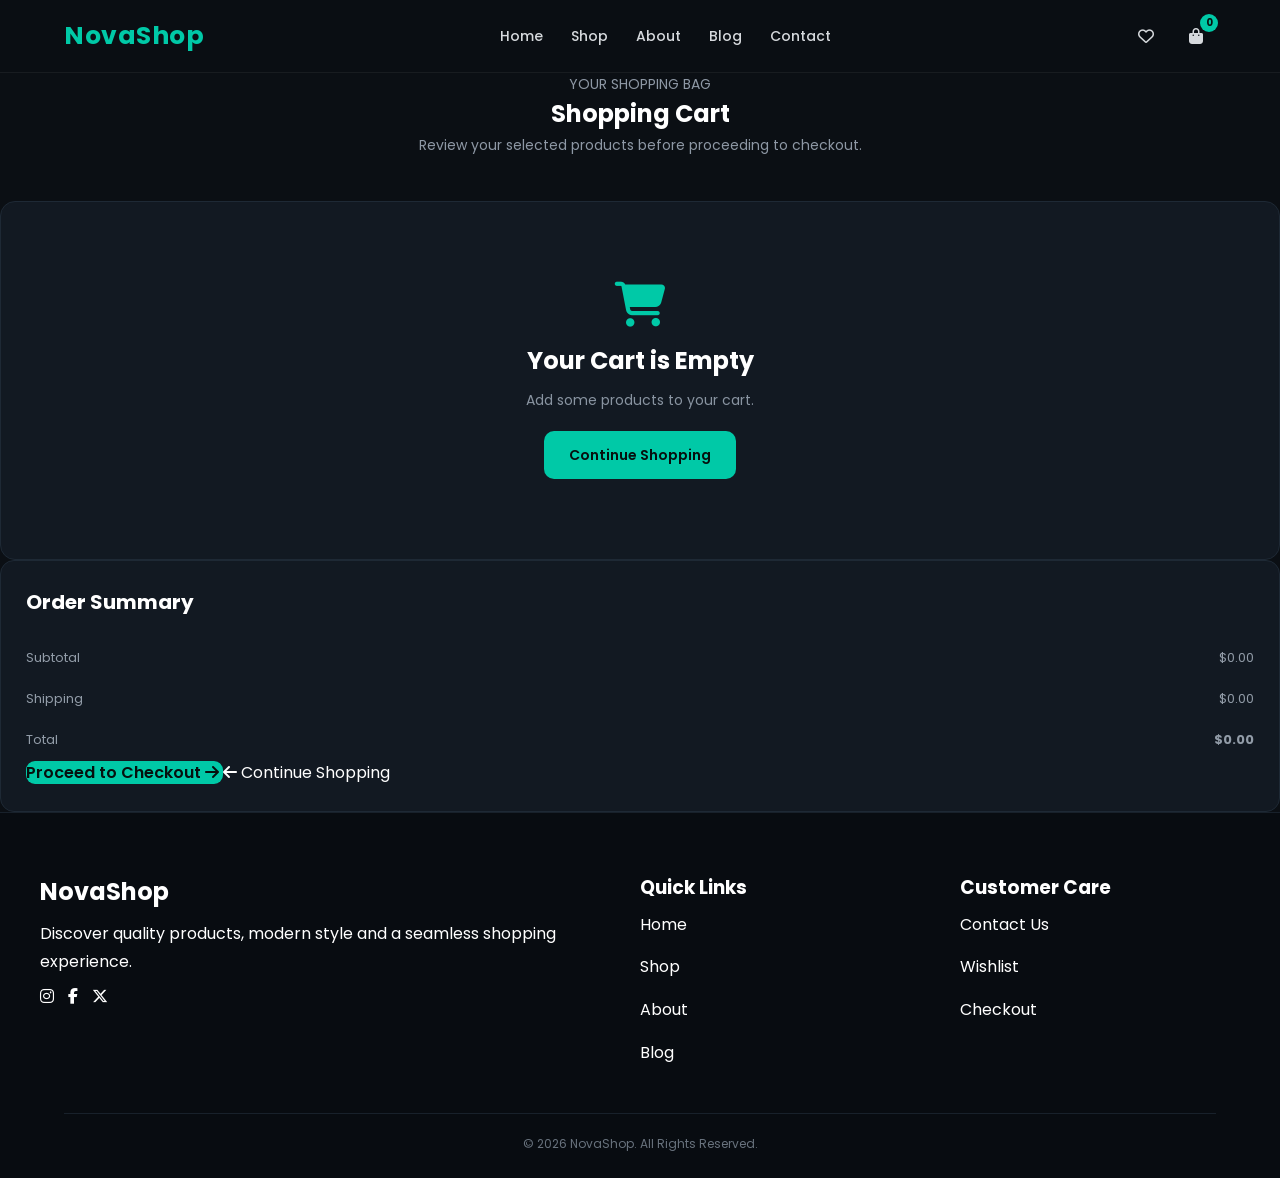
<file: cart.html>
<!DOCTYPE html>
<html lang="en">
<head>
    <meta charset="UTF-8">
    <meta name="viewport" content="width=device-width, initial-scale=1.0">

    <title>Shopping Cart - NovaShop</title>

    <link rel="stylesheet" href="css/style.css">

    <link rel="preconnect" href="https://fonts.googleapis.com">
    <link rel="preconnect" href="https://fonts.gstatic.com" crossorigin>

    <link
        href="https://fonts.googleapis.com/css2?family=Poppins:wght@300;400;500;600;700&display=swap"
        rel="stylesheet"
    >

    <link
        rel="stylesheet"
        href="https://cdnjs.cloudflare.com/ajax/libs/font-awesome/6.5.2/css/all.min.css"
    >
</head>

<body>

    <!-- Header -->
    <header id="header">
        <div class="nav">

            <a href="index.html" class="logo">NovaShop</a>

            <nav>
                <a href="index.html">Home</a>
                <a href="shop.html">Shop</a>
                <a href="about.html">About</a>
                <a href="blog.html">Blog</a>
                <a href="contact.html">Contact</a>
            </nav>

            <div class="nav-actions">

                <a
                    href="wishlist.html"
                    class="nav-icon"
                    title="Wishlist"
                >
                    <i class="fa-regular fa-heart"></i>
                </a>

                <a
                    href="cart.html"
                    class="cart-link"
                    title="Shopping Cart"
                >
                    <i class="fa-solid fa-bag-shopping"></i>
                    <span id="cart-count">0</span>
                </a>

                <button
                    class="menu-toggle"
                    id="menu-toggle"
                    type="button"
                    aria-label="Open Menu"
                    aria-expanded="false"
                >
                    <i class="fa-solid fa-bars"></i>
                </button>

            </div>

        </div>
    </header>


    <!-- Cart -->
    <main>

        <section class="cart-page">

            <div class="section-heading">

                <p class="section-subtitle">YOUR SHOPPING BAG</p>

                <h1>Shopping Cart</h1>

                <p>
                    Review your selected products before proceeding
                    to checkout.
                </p>

            </div>


            <div class="cart-layout">

                <!-- Cart Products -->
                <div class="cart-products">

                    <div id="cart-container">
                        <!-- Cart items will be loaded by JavaScript -->
                    </div>

                </div>


                <!-- Cart Summary -->
                <aside class="cart-summary">

                    <h2>Order Summary</h2>

                    <div class="summary-row">

                        <span>Subtotal</span>

                        <span id="cart-subtotal">
                            $0.00
                        </span>

                    </div>


                    <div class="summary-row">

                        <span>Shipping</span>

                        <span id="cart-shipping">
                            $0.00
                        </span>

                    </div>


                    <div class="summary-divider"></div>


                    <div class="summary-row total-row">

                        <span>Total</span>

                        <strong id="cart-total">
                            $0.00
                        </strong>

                    </div>


                    <a
                        href="checkout.html"
                        class="checkout-btn"
                    >
                        Proceed to Checkout
                        <i class="fa-solid fa-arrow-right"></i>
                    </a>


                    <a
                        href="shop.html"
                        class="continue-shopping"
                    >
                        <i class="fa-solid fa-arrow-left"></i>
                        Continue Shopping
                    </a>

                </aside>

            </div>

        </section>

    </main>


    <!-- Footer -->
    <footer>

        <div class="footer-container">

            <div class="footer-box">

                <h2>NovaShop</h2>

                <p>
                    Discover quality products, modern style
                    and a seamless shopping experience.
                </p>

                <div class="social-icons">

                    <a href="#" aria-label="Instagram">
                        <i class="fa-brands fa-instagram"></i>
                    </a>

                    <a href="#" aria-label="Facebook">
                        <i class="fa-brands fa-facebook-f"></i>
                    </a>

                    <a href="#" aria-label="Twitter">
                        <i class="fa-brands fa-x-twitter"></i>
                    </a>

                </div>

            </div>


            <div class="footer-box">

                <h3>Quick Links</h3>

                <a href="index.html">Home</a>
                <a href="shop.html">Shop</a>
                <a href="about.html">About</a>
                <a href="blog.html">Blog</a>

            </div>


            <div class="footer-box">

                <h3>Customer Care</h3>

                <a href="contact.html">Contact Us</a>
                <a href="wishlist.html">Wishlist</a>
                <a href="checkout.html">Checkout</a>

            </div>

        </div>


        <div class="footer-bottom">

            <p>
                © 2026 NovaShop. All Rights Reserved.
            </p>

        </div>

    </footer>


    <script src="js/script.js"></script>

</body>
</html>
</file>
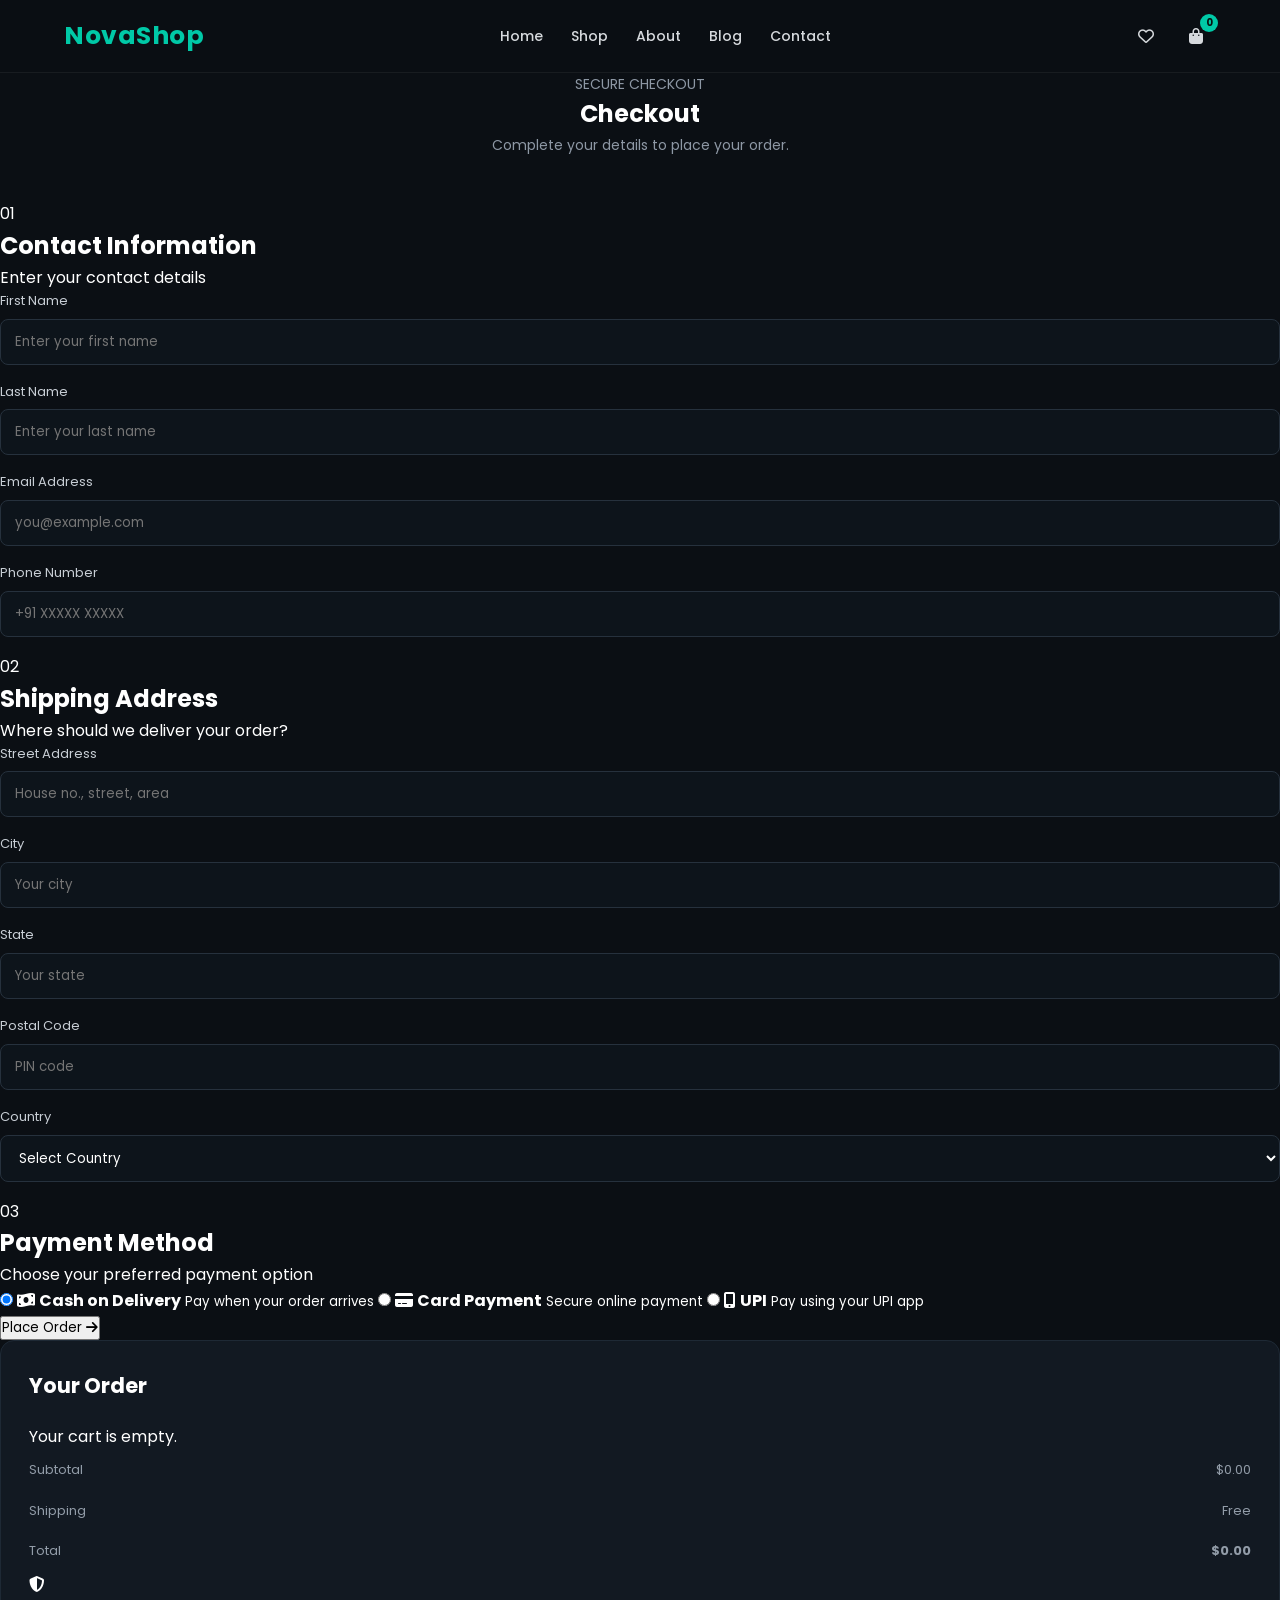
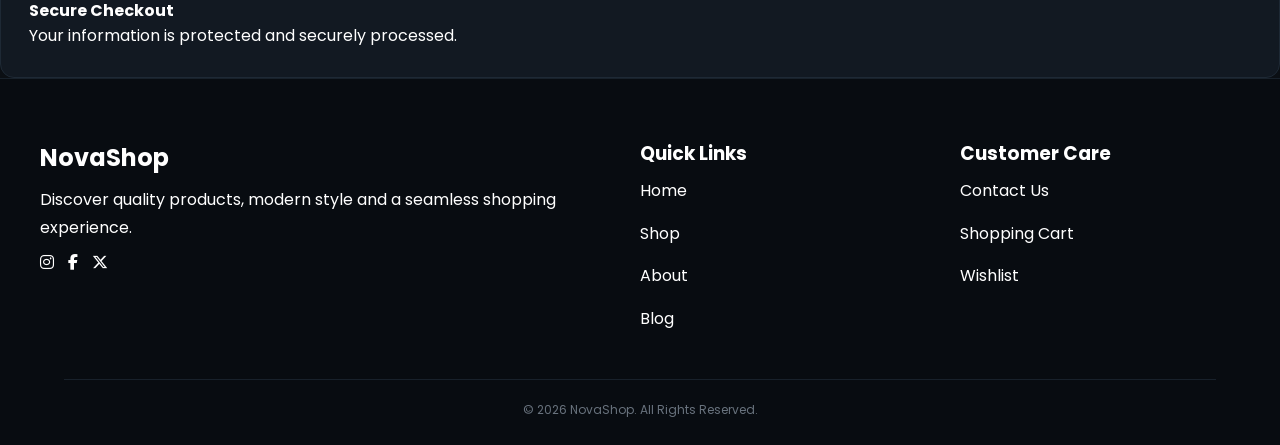
<file: checkout.html>
<!DOCTYPE html>
<html lang="en">
<head>
    <meta charset="UTF-8">
    <meta name="viewport" content="width=device-width, initial-scale=1.0">

    <title>Checkout - NovaShop</title>

    <link rel="stylesheet" href="css/style.css">

    <link rel="preconnect" href="https://fonts.googleapis.com">
    <link rel="preconnect" href="https://fonts.gstatic.com" crossorigin>

    <link
        href="https://fonts.googleapis.com/css2?family=Poppins:wght@300;400;500;600;700&display=swap"
        rel="stylesheet"
    >

    <link
        rel="stylesheet"
        href="https://cdnjs.cloudflare.com/ajax/libs/font-awesome/6.5.2/css/all.min.css"
    >
</head>

<body>

    <!-- Header -->
    <header id="header">
        <div class="nav">

            <a href="index.html" class="logo">NovaShop</a>

            <nav>
                <a href="index.html">Home</a>
                <a href="shop.html">Shop</a>
                <a href="about.html">About</a>
                <a href="blog.html">Blog</a>
                <a href="contact.html">Contact</a>
            </nav>

            <div class="nav-actions">

                <a
                    href="wishlist.html"
                    class="nav-icon"
                    title="Wishlist"
                >
                    <i class="fa-regular fa-heart"></i>
                </a>

                <a
                    href="cart.html"
                    class="cart-link"
                    title="Shopping Cart"
                >
                    <i class="fa-solid fa-bag-shopping"></i>
                    <span id="cart-count">0</span>
                </a>

                <button
                    class="menu-toggle"
                    id="menu-toggle"
                    type="button"
                    aria-label="Open Menu"
                    aria-expanded="false"
                >
                    <i class="fa-solid fa-bars"></i>
                </button>

            </div>

        </div>
    </header>


    <!-- Checkout -->
    <main>

        <section class="checkout-page">

            <div class="section-heading">

                <p class="section-subtitle">SECURE CHECKOUT</p>

                <h1>Checkout</h1>

                <p>
                    Complete your details to place your order.
                </p>

            </div>


            <div class="checkout-layout">

                <!-- Customer Information -->
                <div class="checkout-form-container">

                    <div class="checkout-card">

                        <div class="checkout-card-title">

                            <span class="checkout-number">01</span>

                            <div>
                                <h2>Contact Information</h2>
                                <p>
                                    Enter your contact details
                                </p>
                            </div>

                        </div>


                        <form id="checkout-form">

                            <div class="form-row">

                                <div class="form-group">

                                    <label for="first-name">
                                        First Name
                                    </label>

                                    <input
                                        type="text"
                                        id="first-name"
                                        name="firstName"
                                        placeholder="Enter your first name"
                                        required
                                    >

                                </div>


                                <div class="form-group">

                                    <label for="last-name">
                                        Last Name
                                    </label>

                                    <input
                                        type="text"
                                        id="last-name"
                                        name="lastName"
                                        placeholder="Enter your last name"
                                        required
                                    >

                                </div>

                            </div>


                            <div class="form-group">

                                <label for="email">
                                    Email Address
                                </label>

                                <input
                                    type="email"
                                    id="email"
                                    name="email"
                                    placeholder="you@example.com"
                                    required
                                >

                            </div>


                            <div class="form-group">

                                <label for="phone">
                                    Phone Number
                                </label>

                                <input
                                    type="tel"
                                    id="phone"
                                    name="phone"
                                    placeholder="+91 XXXXX XXXXX"
                                    required
                                >

                            </div>


                            <div class="checkout-card-title address-title">

                                <span class="checkout-number">02</span>

                                <div>
                                    <h2>Shipping Address</h2>
                                    <p>
                                        Where should we deliver your order?
                                    </p>
                                </div>

                            </div>


                            <div class="form-group">

                                <label for="address">
                                    Street Address
                                </label>

                                <input
                                    type="text"
                                    id="address"
                                    name="address"
                                    placeholder="House no., street, area"
                                    required
                                >

                            </div>


                            <div class="form-row">

                                <div class="form-group">

                                    <label for="city">
                                        City
                                    </label>

                                    <input
                                        type="text"
                                        id="city"
                                        name="city"
                                        placeholder="Your city"
                                        required
                                    >

                                </div>


                                <div class="form-group">

                                    <label for="state">
                                        State
                                    </label>

                                    <input
                                        type="text"
                                        id="state"
                                        name="state"
                                        placeholder="Your state"
                                        required
                                    >

                                </div>

                            </div>


                            <div class="form-row">

                                <div class="form-group">

                                    <label for="postal-code">
                                        Postal Code
                                    </label>

                                    <input
                                        type="text"
                                        id="postal-code"
                                        name="postalCode"
                                        placeholder="PIN code"
                                        required
                                    >

                                </div>


                                <div class="form-group">

                                    <label for="country">
                                        Country
                                    </label>

                                    <select
                                        id="country"
                                        name="country"
                                        required
                                    >
                                        <option value="">
                                            Select Country
                                        </option>

                                        <option value="India">
                                            India
                                        </option>

                                        <option value="USA">
                                            United States
                                        </option>

                                        <option value="UK">
                                            United Kingdom
                                        </option>

                                        <option value="Canada">
                                            Canada
                                        </option>

                                    </select>

                                </div>

                            </div>


                            <div class="checkout-card-title address-title">

                                <span class="checkout-number">03</span>

                                <div>
                                    <h2>Payment Method</h2>
                                    <p>
                                        Choose your preferred payment option
                                    </p>
                                </div>

                            </div>


                            <div class="payment-options">

                                <label class="payment-option">

                                    <input
                                        type="radio"
                                        name="payment"
                                        value="cod"
                                        checked
                                    >

                                    <span class="payment-icon">
                                        <i class="fa-solid fa-money-bill-wave"></i>
                                    </span>

                                    <span class="payment-content">
                                        <strong>Cash on Delivery</strong>
                                        <small>
                                            Pay when your order arrives
                                        </small>
                                    </span>

                                </label>


                                <label class="payment-option">

                                    <input
                                        type="radio"
                                        name="payment"
                                        value="card"
                                    >

                                    <span class="payment-icon">
                                        <i class="fa-solid fa-credit-card"></i>
                                    </span>

                                    <span class="payment-content">
                                        <strong>Card Payment</strong>
                                        <small>
                                            Secure online payment
                                        </small>
                                    </span>

                                </label>


                                <label class="payment-option">

                                    <input
                                        type="radio"
                                        name="payment"
                                        value="upi"
                                    >

                                    <span class="payment-icon">
                                        <i class="fa-solid fa-mobile-screen-button"></i>
                                    </span>

                                    <span class="payment-content">
                                        <strong>UPI</strong>
                                        <small>
                                            Pay using your UPI app
                                        </small>
                                    </span>

                                </label>

                            </div>


                            <button
                                type="submit"
                                class="place-order-btn"
                            >
                                Place Order
                                <i class="fa-solid fa-arrow-right"></i>
                            </button>

                        </form>

                    </div>

                </div>


                <!-- Order Summary -->
                <aside class="checkout-summary">

                    <div class="checkout-summary-card">

                        <h2>Your Order</h2>


                        <div
                            id="checkout-items"
                            class="checkout-items"
                        >
                            <!-- Items loaded by JavaScript -->
                        </div>


                        <div class="summary-divider"></div>


                        <div class="summary-row">

                            <span>Subtotal</span>

                            <span id="checkout-subtotal">
                                $0.00
                            </span>

                        </div>


                        <div class="summary-row">

                            <span>Shipping</span>

                            <span>
                                Free
                            </span>

                        </div>


                        <div class="summary-divider"></div>


                        <div class="summary-row total-row">

                            <span>Total</span>

                            <strong id="checkout-total">
                                $0.00
                            </strong>

                        </div>


                        <div class="secure-checkout">

                            <i class="fa-solid fa-shield-halved"></i>

                            <div>

                                <strong>Secure Checkout</strong>

                                <p>
                                    Your information is protected
                                    and securely processed.
                                </p>

                            </div>

                        </div>

                    </div>

                </aside>

            </div>

        </section>

    </main>


    <!-- Footer -->
    <footer>

        <div class="footer-container">

            <div class="footer-box">

                <h2>NovaShop</h2>

                <p>
                    Discover quality products, modern style
                    and a seamless shopping experience.
                </p>

                <div class="social-icons">

                    <a href="#" aria-label="Instagram">
                        <i class="fa-brands fa-instagram"></i>
                    </a>

                    <a href="#" aria-label="Facebook">
                        <i class="fa-brands fa-facebook-f"></i>
                    </a>

                    <a href="#" aria-label="Twitter">
                        <i class="fa-brands fa-x-twitter"></i>
                    </a>

                </div>

            </div>


            <div class="footer-box">

                <h3>Quick Links</h3>

                <a href="index.html">Home</a>
                <a href="shop.html">Shop</a>
                <a href="about.html">About</a>
                <a href="blog.html">Blog</a>

            </div>


            <div class="footer-box">

                <h3>Customer Care</h3>

                <a href="contact.html">Contact Us</a>
                <a href="cart.html">Shopping Cart</a>
                <a href="wishlist.html">Wishlist</a>

            </div>

        </div>


        <div class="footer-bottom">

            <p>
                © 2026 NovaShop. All Rights Reserved.
            </p>

        </div>

    </footer>


    <script src="js/script.js"></script>

</body>
</html>
</file>
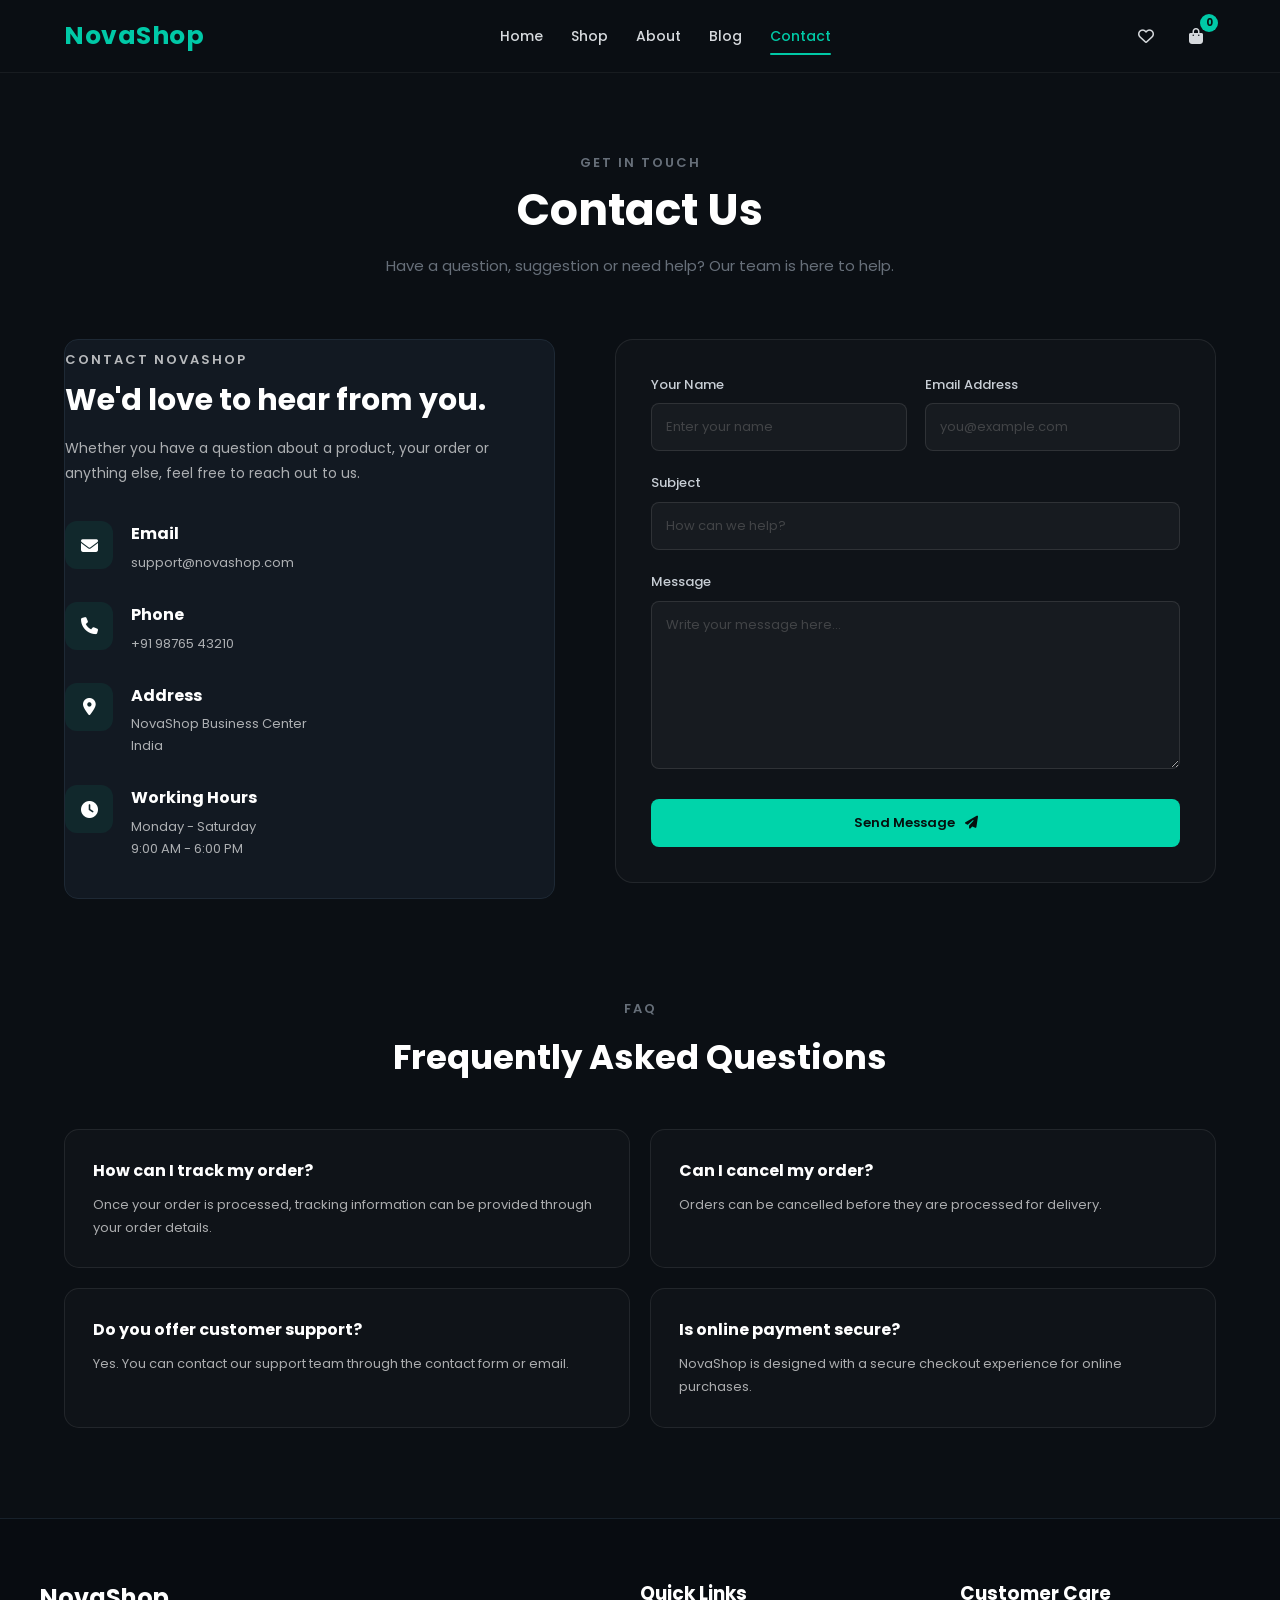
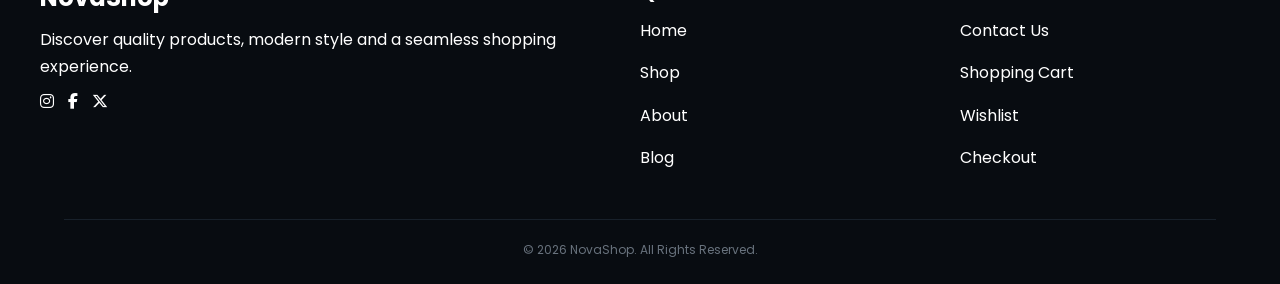
<file: contact.html>
<!DOCTYPE html>
<html lang="en">

<head>
    <meta charset="UTF-8">
    <meta name="viewport" content="width=device-width, initial-scale=1.0">

    <title>Contact Us - NovaShop</title>

    <link rel="stylesheet" href="css/style.css">

    <link rel="preconnect" href="https://fonts.googleapis.com">
    <link rel="preconnect" href="https://fonts.gstatic.com" crossorigin>

    <link
        href="https://fonts.googleapis.com/css2?family=Poppins:wght@300;400;500;600;700&display=swap"
        rel="stylesheet"
    >

    <link
        rel="stylesheet"
        href="https://cdnjs.cloudflare.com/ajax/libs/font-awesome/6.5.2/css/all.min.css"
    >

    <style>
        /* ========================================
           CONTACT PAGE
        ======================================== */

        .contact-page {
            width: 100%;
            max-width: 1200px;
            margin: 0 auto;
            padding: 80px 24px;
            box-sizing: border-box;
        }

        .contact-page > .section-heading {
            text-align: center;
            max-width: 750px;
            margin: 0 auto 60px;
        }

        .contact-page .section-subtitle,
        .faq-section .section-subtitle {
            font-size: 13px;
            font-weight: 600;
            letter-spacing: 2px;
            text-transform: uppercase;
            margin-bottom: 10px;
            opacity: 0.7;
        }

        .contact-page .section-heading h1 {
            font-size: 44px;
            line-height: 1.2;
            margin: 0 0 15px;
        }

        .contact-page .section-heading > p:last-child {
            font-size: 15px;
            line-height: 1.8;
            opacity: 0.7;
            margin: 0;
        }


        /* ========================================
           CONTACT LAYOUT
        ======================================== */

        .contact-layout {
            display: grid;
            grid-template-columns: 0.9fr 1.1fr;
            gap: 60px;
            align-items: start;
        }


        /* ========================================
           CONTACT INFORMATION
        ======================================== */

        .contact-info {
            padding: 10px 0;
        }

        .contact-info-header {
            margin-bottom: 35px;
        }

        .contact-info-header .section-subtitle {
            margin-bottom: 10px;
        }

        .contact-info-header h2 {
            font-size: 30px;
            line-height: 1.35;
            margin: 0 0 15px;
        }

        .contact-info-header > p:last-child {
            font-size: 14px;
            line-height: 1.8;
            opacity: 0.65;
            margin: 0;
        }

        .contact-info-item {
            display: flex;
            align-items: flex-start;
            gap: 18px;
            margin-bottom: 28px;
        }

        .contact-icon {
            flex-shrink: 0;
            width: 48px;
            height: 48px;
            display: flex;
            align-items: center;
            justify-content: center;
            border-radius: 12px;
            background: rgba(0, 212, 170, 0.08);
            font-size: 17px;
        }

        .contact-info-item h3 {
            margin: 0 0 5px;
            font-size: 16px;
        }

        .contact-info-item p {
            margin: 0;
            font-size: 13px;
            line-height: 1.7;
            opacity: 0.65;
        }


        /* ========================================
           CONTACT FORM
        ======================================== */

        .contact-form-container {
            padding: 35px;
            border: 1px solid rgba(255, 255, 255, 0.08);
            border-radius: 18px;
            background: rgba(255, 255, 255, 0.02);
        }

        #contact-form {
            width: 100%;
        }

        .form-row {
            display: grid;
            grid-template-columns: 1fr 1fr;
            gap: 18px;
        }

        .form-group {
            margin-bottom: 22px;
        }

        .form-group label {
            display: block;
            margin-bottom: 8px;
            font-size: 13px;
            font-weight: 500;
        }

        .form-group input,
        .form-group textarea {
            width: 100%;
            box-sizing: border-box;
            border: 1px solid rgba(255, 255, 255, 0.1);
            border-radius: 8px;
            outline: none;
            padding: 13px 14px;
            background: rgba(255, 255, 255, 0.035);
            color: inherit;
            font-family: inherit;
            font-size: 13px;
            transition: border-color 0.25s ease;
        }

        .form-group input {
            height: 48px;
        }

        .form-group textarea {
            resize: vertical;
            min-height: 150px;
        }

        .form-group input:focus,
        .form-group textarea:focus {
            border-color: rgba(0, 212, 170, 0.6);
        }

        .form-group input::placeholder,
        .form-group textarea::placeholder {
            opacity: 0.45;
        }

        .contact-submit-btn {
            display: inline-flex;
            align-items: center;
            justify-content: center;
            gap: 10px;
            width: 100%;
            min-height: 48px;
            border: none;
            border-radius: 8px;
            cursor: pointer;
            font-family: inherit;
            font-size: 13px;
            font-weight: 600;
            background: #00d4aa;
            color: #06100e;
            transition: transform 0.25s ease, opacity 0.25s ease;
        }

        .contact-submit-btn:hover {
            transform: translateY(-2px);
            opacity: 0.9;
        }


        /* ========================================
           FAQ
        ======================================== */

        .faq-section {
            width: 100%;
            max-width: 1200px;
            margin: 0 auto;
            padding: 20px 24px 90px;
            box-sizing: border-box;
        }

        .faq-section > .section-heading {
            text-align: center;
            margin-bottom: 45px;
        }

        .faq-section h2 {
            font-size: 34px;
            margin: 0;
        }

        .faq-grid {
            display: grid;
            grid-template-columns: repeat(2, 1fr);
            gap: 20px;
        }

        .faq-item {
            padding: 28px;
            border: 1px solid rgba(255, 255, 255, 0.08);
            border-radius: 15px;
            background: rgba(255, 255, 255, 0.02);
            transition: transform 0.25s ease, border-color 0.25s ease;
        }

        .faq-item:hover {
            transform: translateY(-4px);
            border-color: rgba(0, 212, 170, 0.3);
        }

        .faq-item h3 {
            font-size: 16px;
            margin: 0 0 10px;
        }

        .faq-item p {
            font-size: 13px;
            line-height: 1.75;
            opacity: 0.65;
            margin: 0;
        }


        /* ========================================
           TABLET
        ======================================== */

        @media (max-width: 900px) {

            .contact-layout {
                grid-template-columns: 1fr;
                gap: 45px;
            }

            .contact-info {
                max-width: 700px;
            }

            .faq-grid {
                grid-template-columns: 1fr 1fr;
            }
        }


        /* ========================================
           MOBILE
        ======================================== */

        @media (max-width: 600px) {

            .contact-page {
                padding: 55px 18px;
            }

            .contact-page > .section-heading {
                margin-bottom: 40px;
            }

            .contact-page .section-heading h1 {
                font-size: 32px;
            }

            .contact-info-header h2 {
                font-size: 26px;
            }

            .contact-form-container {
                padding: 24px 18px;
            }

            .form-row {
                grid-template-columns: 1fr;
                gap: 0;
            }

            .faq-section {
                padding: 10px 18px 60px;
            }

            .faq-section h2 {
                font-size: 28px;
            }

            .faq-grid {
                grid-template-columns: 1fr;
            }

            .faq-item {
                padding: 23px 20px;
            }
        }
    </style>
</head>


<body>

    <!-- ================= HEADER ================= -->

    <header id="header">

        <div class="nav">

            <a href="index.html" class="logo">
                NovaShop
            </a>

            <nav>
                <a href="index.html">Home</a>
                <a href="shop.html">Shop</a>
                <a href="about.html">About</a>
                <a href="blog.html">Blog</a>
                <a href="contact.html" class="active">Contact</a>
            </nav>

            <div class="nav-actions">

                <a
                    href="wishlist.html"
                    class="nav-icon"
                    title="Wishlist"
                >
                    <i class="fa-regular fa-heart"></i>
                </a>

                <a
                    href="cart.html"
                    class="cart-link"
                    title="Shopping Cart"
                >
                    <i class="fa-solid fa-bag-shopping"></i>
                    <span id="cart-count">0</span>
                </a>

                <button
                    class="menu-toggle"
                    id="menu-toggle"
                    type="button"
                    aria-label="Open Menu"
                    aria-expanded="false"
                >
                    <i class="fa-solid fa-bars"></i>
                </button>

            </div>

        </div>

    </header>


    <!-- ================= CONTACT ================= -->

    <main>

        <section class="contact-page">

            <div class="section-heading">

                <p class="section-subtitle">
                    GET IN TOUCH
                </p>

                <h1>
                    Contact Us
                </h1>

                <p>
                    Have a question, suggestion or need help?
                    Our team is here to help.
                </p>

            </div>


            <div class="contact-layout">

                <!-- Contact Information -->

                <div class="contact-info">

                    <div class="contact-info-header">

                        <p class="section-subtitle">
                            CONTACT NOVASHOP
                        </p>

                        <h2>
                            We'd love to hear from you.
                        </h2>

                        <p>
                            Whether you have a question about a product,
                            your order or anything else, feel free to
                            reach out to us.
                        </p>

                    </div>


                    <div class="contact-info-item">

                        <div class="contact-icon">
                            <i class="fa-solid fa-envelope"></i>
                        </div>

                        <div>

                            <h3>
                                Email
                            </h3>

                            <p>
                                support@novashop.com
                            </p>

                        </div>

                    </div>


                    <div class="contact-info-item">

                        <div class="contact-icon">
                            <i class="fa-solid fa-phone"></i>
                        </div>

                        <div>

                            <h3>
                                Phone
                            </h3>

                            <p>
                                +91 98765 43210
                            </p>

                        </div>

                    </div>


                    <div class="contact-info-item">

                        <div class="contact-icon">
                            <i class="fa-solid fa-location-dot"></i>
                        </div>

                        <div>

                            <h3>
                                Address
                            </h3>

                            <p>
                                NovaShop Business Center<br>
                                India
                            </p>

                        </div>

                    </div>


                    <div class="contact-info-item">

                        <div class="contact-icon">
                            <i class="fa-solid fa-clock"></i>
                        </div>

                        <div>

                            <h3>
                                Working Hours
                            </h3>

                            <p>
                                Monday - Saturday<br>
                                9:00 AM - 6:00 PM
                            </p>

                        </div>

                    </div>

                </div>


                <!-- Contact Form -->

                <div class="contact-form-container">

                    <form id="contact-form">

                        <div class="form-row">

                            <div class="form-group">

                                <label for="contact-name">
                                    Your Name
                                </label>

                                <input
                                    type="text"
                                    id="contact-name"
                                    name="name"
                                    placeholder="Enter your name"
                                    required
                                >

                            </div>


                            <div class="form-group">

                                <label for="contact-email">
                                    Email Address
                                </label>

                                <input
                                    type="email"
                                    id="contact-email"
                                    name="email"
                                    placeholder="you@example.com"
                                    required
                                >

                            </div>

                        </div>


                        <div class="form-group">

                            <label for="contact-subject">
                                Subject
                            </label>

                            <input
                                type="text"
                                id="contact-subject"
                                name="subject"
                                placeholder="How can we help?"
                                required
                            >

                        </div>


                        <div class="form-group">

                            <label for="contact-message">
                                Message
                            </label>

                            <textarea
                                id="contact-message"
                                name="message"
                                rows="7"
                                placeholder="Write your message here..."
                                required
                            ></textarea>

                        </div>


                        <button
                            type="submit"
                            class="contact-submit-btn"
                        >
                            Send Message
                            <i class="fa-solid fa-paper-plane"></i>
                        </button>

                    </form>

                </div>

            </div>

        </section>

    </main>


    <!-- ================= FAQ ================= -->

    <section class="faq-section">

        <div class="section-heading">

            <p class="section-subtitle">
                FAQ
            </p>

            <h2>
                Frequently Asked Questions
            </h2>

        </div>


        <div class="faq-grid">

            <div class="faq-item">

                <h3>
                    How can I track my order?
                </h3>

                <p>
                    Once your order is processed, tracking
                    information can be provided through your
                    order details.
                </p>

            </div>


            <div class="faq-item">

                <h3>
                    Can I cancel my order?
                </h3>

                <p>
                    Orders can be cancelled before they are
                    processed for delivery.
                </p>

            </div>


            <div class="faq-item">

                <h3>
                    Do you offer customer support?
                </h3>

                <p>
                    Yes. You can contact our support team
                    through the contact form or email.
                </p>

            </div>


            <div class="faq-item">

                <h3>
                    Is online payment secure?
                </h3>

                <p>
                    NovaShop is designed with a secure checkout
                    experience for online purchases.
                </p>

            </div>

        </div>

    </section>


    <!-- ================= FOOTER ================= -->

    <footer>

        <div class="footer-container">

            <div class="footer-box">

                <h2>
                    NovaShop
                </h2>

                <p>
                    Discover quality products, modern style
                    and a seamless shopping experience.
                </p>

                <div class="social-icons">

                    <a href="#" aria-label="Instagram">
                        <i class="fa-brands fa-instagram"></i>
                    </a>

                    <a href="#" aria-label="Facebook">
                        <i class="fa-brands fa-facebook-f"></i>
                    </a>

                    <a href="#" aria-label="Twitter">
                        <i class="fa-brands fa-x-twitter"></i>
                    </a>

                </div>

            </div>


            <div class="footer-box">

                <h3>
                    Quick Links
                </h3>

                <a href="index.html">Home</a>
                <a href="shop.html">Shop</a>
                <a href="about.html">About</a>
                <a href="blog.html">Blog</a>

            </div>


            <div class="footer-box">

                <h3>
                    Customer Care
                </h3>

                <a href="contact.html">Contact Us</a>
                <a href="cart.html">Shopping Cart</a>
                <a href="wishlist.html">Wishlist</a>
                <a href="checkout.html">Checkout</a>

            </div>

        </div>


        <div class="footer-bottom">

            <p>
                © 2026 NovaShop. All Rights Reserved.
            </p>

        </div>

    </footer>


    <script src="js/script.js"></script>

</body>

</html>
</file>
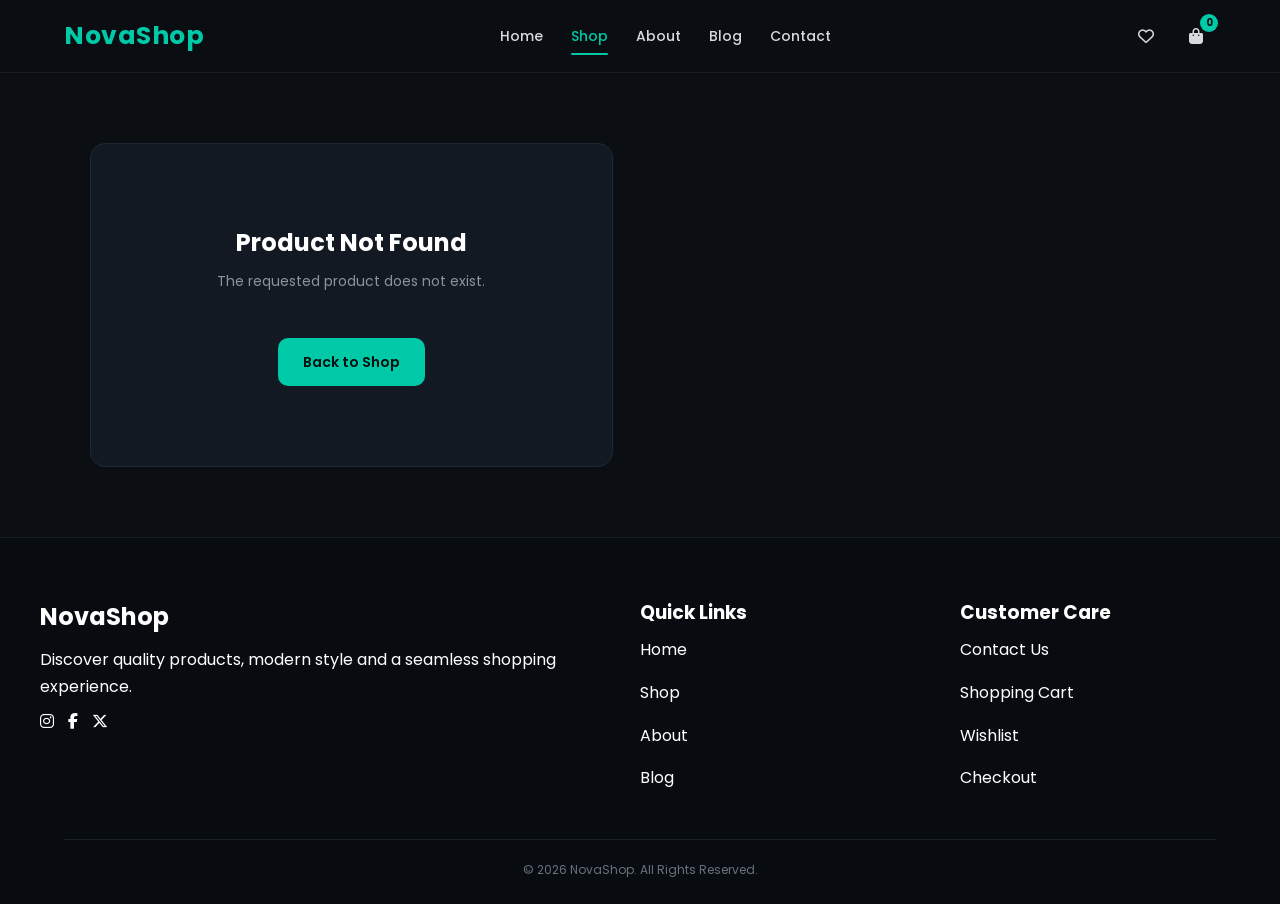
<file: product.html>
<!DOCTYPE html>
<html lang="en">
<head>
    <meta charset="UTF-8">
    <meta name="viewport" content="width=device-width, initial-scale=1.0">

    <title>Product - NovaShop</title>

    <link rel="stylesheet" href="css/style.css">

    <link rel="preconnect" href="https://fonts.googleapis.com">
    <link rel="preconnect" href="https://fonts.gstatic.com" crossorigin>

    <link
        href="https://fonts.googleapis.com/css2?family=Poppins:wght@300;400;500;600;700&display=swap"
        rel="stylesheet"
    >

    <link
        rel="stylesheet"
        href="https://cdnjs.cloudflare.com/ajax/libs/font-awesome/6.5.2/css/all.min.css"
    >
</head>

<body>

    <!-- Header -->
    <header id="header">
        <div class="nav">

            <a href="index.html" class="logo">NovaShop</a>

            <nav>
                <a href="index.html">Home</a>
                <a href="shop.html">Shop</a>
                <a href="about.html">About</a>
                <a href="blog.html">Blog</a>
                <a href="contact.html">Contact</a>
            </nav>

            <div class="nav-actions">

                <a
                    href="wishlist.html"
                    class="nav-icon"
                    title="Wishlist"
                >
                    <i class="fa-regular fa-heart"></i>
                </a>

                <a
                    href="cart.html"
                    class="cart-link"
                    title="Shopping Cart"
                >
                    <i class="fa-solid fa-bag-shopping"></i>
                    <span id="cart-count">0</span>
                </a>

                <button
                    class="menu-toggle"
                    id="menu-toggle"
                    type="button"
                    aria-label="Open Menu"
                    aria-expanded="false"
                >
                    <i class="fa-solid fa-bars"></i>
                </button>

            </div>

        </div>
    </header>


    <!-- Product Details -->
    <main>

        <section class="product-details-section">

            <div id="product-details" class="product-details">

                <!-- Product will be loaded by JavaScript -->

            </div>

        </section>

    </main>


    <!-- Footer -->
    <footer>

        <div class="footer-container">

            <div class="footer-box">

                <h2>NovaShop</h2>

                <p>
                    Discover quality products, modern style
                    and a seamless shopping experience.
                </p>

                <div class="social-icons">

                    <a href="#" aria-label="Instagram">
                        <i class="fa-brands fa-instagram"></i>
                    </a>

                    <a href="#" aria-label="Facebook">
                        <i class="fa-brands fa-facebook-f"></i>
                    </a>

                    <a href="#" aria-label="Twitter">
                        <i class="fa-brands fa-x-twitter"></i>
                    </a>

                </div>

            </div>


            <div class="footer-box">

                <h3>Quick Links</h3>

                <a href="index.html">Home</a>
                <a href="shop.html">Shop</a>
                <a href="about.html">About</a>
                <a href="blog.html">Blog</a>

            </div>


            <div class="footer-box">

                <h3>Customer Care</h3>

                <a href="contact.html">Contact Us</a>
                <a href="cart.html">Shopping Cart</a>
                <a href="wishlist.html">Wishlist</a>
                <a href="checkout.html">Checkout</a>

            </div>

        </div>


        <div class="footer-bottom">

            <p>
                © 2026 NovaShop. All Rights Reserved.
            </p>

        </div>

    </footer>


    <script src="js/script.js"></script>

</body>
</html>
</file>
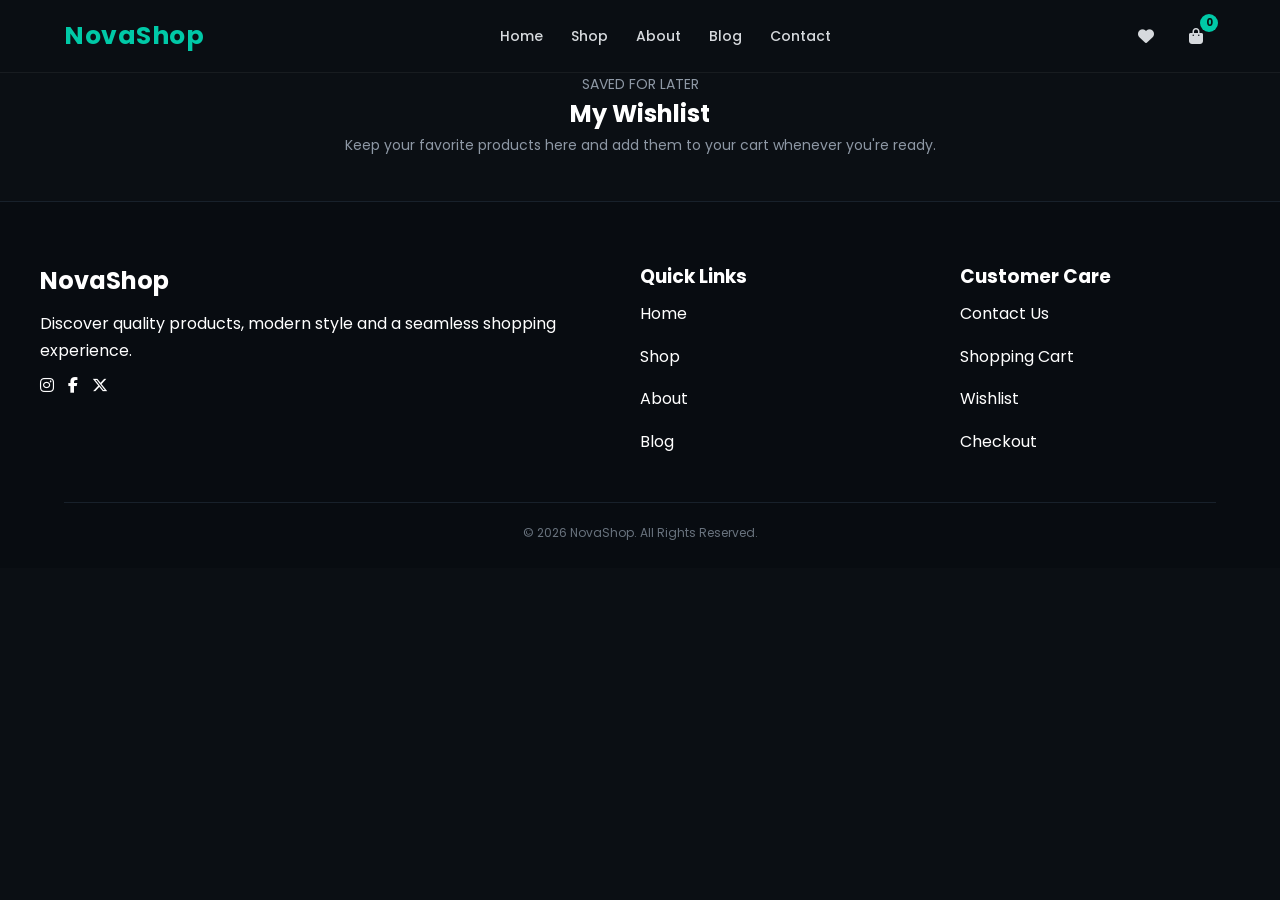
<file: wishlist.html>
<!DOCTYPE html>
<html lang="en">
<head>
    <meta charset="UTF-8">
    <meta name="viewport" content="width=device-width, initial-scale=1.0">

    <title>Wishlist - NovaShop</title>

    <link rel="stylesheet" href="css/style.css">

    <link rel="preconnect" href="https://fonts.googleapis.com">
    <link rel="preconnect" href="https://fonts.gstatic.com" crossorigin>

    <link
        href="https://fonts.googleapis.com/css2?family=Poppins:wght@300;400;500;600;700&display=swap"
        rel="stylesheet"
    >

    <link
        rel="stylesheet"
        href="https://cdnjs.cloudflare.com/ajax/libs/font-awesome/6.5.2/css/all.min.css"
    >
</head>

<body>

    <!-- Header -->
    <header id="header">
        <div class="nav">

            <a href="index.html" class="logo">NovaShop</a>

            <nav>
                <a href="index.html">Home</a>
                <a href="shop.html">Shop</a>
                <a href="about.html">About</a>
                <a href="blog.html">Blog</a>
                <a href="contact.html">Contact</a>
            </nav>

            <div class="nav-actions">

                <a
                    href="wishlist.html"
                    class="nav-icon"
                    title="Wishlist"
                >
                    <i class="fa-solid fa-heart"></i>
                </a>

                <a
                    href="cart.html"
                    class="cart-link"
                    title="Shopping Cart"
                >
                    <i class="fa-solid fa-bag-shopping"></i>
                    <span id="cart-count">0</span>
                </a>

                <button
                    class="menu-toggle"
                    id="menu-toggle"
                    type="button"
                    aria-label="Open Menu"
                    aria-expanded="false"
                >
                    <i class="fa-solid fa-bars"></i>
                </button>

            </div>

        </div>
    </header>


    <!-- Wishlist -->
    <main>

        <section class="wishlist-page">

            <div class="section-heading">

                <p class="section-subtitle">
                    SAVED FOR LATER
                </p>

                <h1>My Wishlist</h1>

                <p>
                    Keep your favorite products here and
                    add them to your cart whenever you're ready.
                </p>

            </div>


            <div
                id="wishlist-container"
                class="wishlist-grid"
            >
                <!-- Wishlist products will be loaded by JavaScript -->
            </div>

        </section>

    </main>


    <!-- Footer -->
    <footer>

        <div class="footer-container">

            <div class="footer-box">

                <h2>NovaShop</h2>

                <p>
                    Discover quality products, modern style
                    and a seamless shopping experience.
                </p>

                <div class="social-icons">

                    <a href="#" aria-label="Instagram">
                        <i class="fa-brands fa-instagram"></i>
                    </a>

                    <a href="#" aria-label="Facebook">
                        <i class="fa-brands fa-facebook-f"></i>
                    </a>

                    <a href="#" aria-label="Twitter">
                        <i class="fa-brands fa-x-twitter"></i>
                    </a>

                </div>

            </div>


            <div class="footer-box">

                <h3>Quick Links</h3>

                <a href="index.html">Home</a>
                <a href="shop.html">Shop</a>
                <a href="about.html">About</a>
                <a href="blog.html">Blog</a>

            </div>


            <div class="footer-box">

                <h3>Customer Care</h3>

                <a href="contact.html">Contact Us</a>
                <a href="cart.html">Shopping Cart</a>
                <a href="wishlist.html">Wishlist</a>
                <a href="checkout.html">Checkout</a>

            </div>

        </div>


        <div class="footer-bottom">

            <p>
                © 2026 NovaShop. All Rights Reserved.
            </p>

        </div>

    </footer>


    <script src="js/script.js"></script>

</body>
</html>
</file>
<file: css/style.css>
/* =========================================================
   NOVASHOP - COMPLETE STYLE SHEET
   ========================================================= */

/* rest */
* {
  margin: 0;
  padding: 0;
  box-sizing: border-box;
}

html {
  scroll-behavior: smooth;
}

body {
  font-family: "Poppins", sans-serif;
  background: #0b0f14;
  color: #ffffff;
  line-height: 1.6;
  overflow-x: hidden;
}

a {
  text-decoration: none;
  color: inherit;
}

button,
input,
select,
textarea {
  font-family: inherit;
}

button {
  cursor: pointer;
}

img {
  max-width: 100%;
  display: block;
}

.container {
  width: 90%;
  max-width: 1200px;
  margin: auto;
}


/* =========================================================
   HEADER / NAVBAR
   ========================================================= */

#header {
  position: sticky;
  top: 0;
  z-index: 1000;
  width: 100%;
  background: rgba(11, 15, 20, 0.95);
  backdrop-filter: blur(12px);
  border-bottom: 1px solid rgba(255, 255, 255, 0.06);
  transition: 0.3s ease;
}

#header .nav {
  width: 90%;
  max-width: 1200px;
  height: 72px;
  margin: auto;

  display: flex;
  align-items: center;
  justify-content: space-between;
  gap: 25px;
}

.logo {
  font-size: 25px;
  font-weight: 700;
  color: #00c9a7;
  letter-spacing: 0.5px;
  white-space: nowrap;
}

#header nav {
  display: flex;
  align-items: center;
  justify-content: center;
  gap: 28px;
}

#header nav a {
  position: relative;
  color: #d6d9dd;
  font-size: 14px;
  font-weight: 500;
  transition: 0.3s ease;
}

#header nav a:hover,
#header nav a.active {
  color: #00c9a7;
}

#header nav a.active::after {
  content: "";
  position: absolute;
  left: 0;
  bottom: -8px;
  width: 100%;
  height: 2px;
  background: #00c9a7;
  border-radius: 10px;
}

.nav-actions {
  display: flex;
  align-items: center;
  gap: 10px;
}

.nav-icon,
.cart-link {
  width: 40px;
  height: 40px;

  display: flex;
  align-items: center;
  justify-content: center;

  color: #d6d9dd;
  border-radius: 10px;

  position: relative;
  transition: 0.3s ease;
}

.nav-icon:hover,
.cart-link:hover {
  color: #00c9a7;
  background: rgba(0, 201, 167, 0.08);
}

.cart-link span {
  position: absolute;
  top: -2px;
  right: -2px;

  min-width: 18px;
  height: 18px;
  padding: 0 4px;

  display: flex;
  align-items: center;
  justify-content: center;

  background: #00c9a7;
  color: #07110f;

  border-radius: 50%;
  font-size: 10px;
  font-weight: 700;
}

.menu-toggle {
  display: none;

  width: 40px;
  height: 40px;

  border: none;
  border-radius: 10px;

  background: transparent;
  color: #ffffff;

  align-items: center;
  justify-content: center;

  font-size: 20px;
}


/* =========================================================
   HERO SECTION
   ========================================================= */

.hero {
  min-height: 620px;

  display: flex;
  align-items: center;

  background:
    radial-gradient(
      circle at 80% 30%,
      rgba(0, 201, 167, 0.12),
      transparent 35%
    ),
    linear-gradient(135deg, #0b0f14 0%, #111923 100%);

  padding: 80px 5%;
}

.hero-content {
  width: 90%;
  max-width: 1200px;
  margin: auto;
}

.hero-text {
  max-width: 650px;
}

.hero-text span {
  display: inline-block;

  color: #00c9a7;
  font-size: 14px;
  font-weight: 600;

  letter-spacing: 2px;
  text-transform: uppercase;

  margin-bottom: 15px;
}

.hero h1 {
  font-size: clamp(42px, 6vw, 76px);
  line-height: 1.05;
  margin-bottom: 22px;
  font-weight: 700;
}

.hero h1 strong {
  color: #00c9a7;
}

.hero p {
  max-width: 560px;
  color: #aeb6c0;
  font-size: 16px;
  margin-bottom: 30px;
}

.hero-buttons {
  display: flex;
  gap: 14px;
  flex-wrap: wrap;
}

.btn {
  display: inline-flex;
  align-items: center;
  justify-content: center;

  min-height: 48px;
  padding: 0 24px;

  border-radius: 10px;
  border: 1px solid transparent;

  font-size: 14px;
  font-weight: 600;

  transition: 0.3s ease;
}

.btn-primary {
  background: #00c9a7;
  color: #06100e;
}

.btn-primary:hover {
  transform: translateY(-2px);
  background: #08dfba;
  box-shadow: 0 10px 25px rgba(0, 201, 167, 0.18);
}

.btn-outline {
  border-color: #2a3440;
  color: #ffffff;
  background: transparent;
}

.btn-outline:hover {
  border-color: #00c9a7;
  color: #00c9a7;
}


/* =========================================================
   FEATURES
   ========================================================= */

.features {
  padding: 70px 0;
  background: #0e141b;
}

.features-grid {
  width: 90%;
  max-width: 1200px;
  margin: auto;

  display: grid;
  grid-template-columns: repeat(4, 1fr);
  gap: 18px;
}

.feature-card {
  padding: 28px 22px;

  background: #121922;
  border: 1px solid #1f2a36;
  border-radius: 14px;

  transition: 0.3s ease;
}

.feature-card:hover {
  transform: translateY(-5px);
  border-color: rgba(0, 201, 167, 0.4);
}

.feature-card i {
  color: #00c9a7;
  font-size: 25px;
  margin-bottom: 15px;
}

.feature-card h3 {
  font-size: 17px;
  margin-bottom: 8px;
}

.feature-card p {
  color: #8994a1;
  font-size: 13px;
}


/* =========================================================
   SECTION HEADINGS
   ========================================================= */

.section {
  padding: 85px 0;
}

.section-heading {
  text-align: center;
  margin-bottom: 45px;
}

.section-heading span {
  color: #00c9a7;
  font-size: 12px;
  font-weight: 600;
  letter-spacing: 2px;
  text-transform: uppercase;
}

.section-heading h2 {
  font-size: 34px;
  margin: 8px 0;
}

.section-heading p {
  color: #8e98a5;
  font-size: 14px;
}


/* =========================================================
   PRODUCT GRID
   ========================================================= */

.products-grid {
  width: 90%;
  max-width: 1200px;
  margin: auto;

  display: grid;
  grid-template-columns: repeat(3, 1fr);
  gap: 24px;
}

.product-card {
  position: relative;

  background: #121922;
  border: 1px solid #1e2935;
  border-radius: 16px;

  overflow: hidden;

  transition: 0.3s ease;
}

.product-card:hover {
  transform: translateY(-6px);
  border-color: rgba(0, 201, 167, 0.35);
  box-shadow: 0 15px 40px rgba(0, 0, 0, 0.25);
}

.product-image {
  position: relative;
  height: 260px;
  overflow: hidden;
  background: #18212c;
}

.product-image img {
  width: 100%;
  height: 100%;
  object-fit: cover;
  transition: 0.5s ease;
}

.product-card:hover .product-image img {
  transform: scale(1.05);
}

.product-info {
  padding: 20px;
}

.product-category {
  display: block;

  color: #00c9a7;
  font-size: 11px;
  font-weight: 600;

  text-transform: uppercase;
  letter-spacing: 1px;

  margin-bottom: 7px;
}

.product-card h3,
.product-name {
  font-size: 17px;
  margin-bottom: 8px;
  color: #ffffff;
}

.rating {
  color: #f6c453;
  font-size: 13px;
  margin-bottom: 10px;
}

.price,
.product-price {
  color: #00c9a7;
  font-size: 18px;
  font-weight: 700;
}

.product-actions {
  display: flex;
  align-items: center;
  gap: 8px;
  margin-top: 15px;
}

.add-cart,
.view-product,
.wishlist-btn {
  border: none;
  border-radius: 8px;
  transition: 0.3s ease;
}

.add-cart {
  flex: 1;
  min-height: 42px;

  background: #00c9a7;
  color: #06100e;

  font-size: 13px;
  font-weight: 600;
}

.add-cart:hover {
  background: #08dfba;
}

.view-product {
  min-height: 42px;
  padding: 0 15px;

  display: flex;
  align-items: center;
  justify-content: center;

  background: #202b38;
  color: #ffffff;
  font-size: 13px;
}

.view-product:hover {
  background: #293746;
}

.wishlist-btn {
  width: 42px;
  height: 42px;

  display: flex;
  align-items: center;
  justify-content: center;

  background: #202b38;
  color: #d5d9dd;
}

.wishlist-btn:hover,
.wishlist-btn.active {
  color: #ff5f7a;
}


/* =========================================================
   BANNER
   ========================================================= */

.banner {
  width: 90%;
  max-width: 1200px;

  margin: 20px auto 80px;
  padding: 60px 50px;

  border: 1px solid #1e2935;
  border-radius: 20px;

  background:
    radial-gradient(
      circle at 85% 50%,
      rgba(0, 201, 167, 0.15),
      transparent 35%
    ),
    #111923;
}

.banner-content {
  max-width: 600px;
}

.banner span {
  color: #00c9a7;
  font-size: 12px;
  font-weight: 600;
  letter-spacing: 2px;
}

.banner h2 {
  font-size: 36px;
  margin: 10px 0 12px;
}

.banner p {
  color: #909aa7;
  font-size: 14px;
  margin-bottom: 25px;
}


/* =========================================================
   NEWSLETTER
   ========================================================= */

.newsletter {
  padding: 75px 0;
  background: #0e141b;
}

.newsletter-box {
  width: 90%;
  max-width: 700px;
  margin: auto;
  text-align: center;
}

.newsletter-box h2 {
  font-size: 30px;
  margin-bottom: 10px;
}

.newsletter-box p {
  color: #8e98a5;
  font-size: 14px;
  margin-bottom: 25px;
}

.newsletter-form {
  display: flex;
  gap: 10px;
}

.newsletter-form input {
  flex: 1;

  height: 48px;
  padding: 0 16px;

  border: 1px solid #26313d;
  border-radius: 9px;

  outline: none;
  background: #121922;
  color: #ffffff;
}

.newsletter-form input:focus {
  border-color: #00c9a7;
}


/* =========================================================
   FOOTER
   ========================================================= */

footer {
  background: #080c11;
  border-top: 1px solid #18212b;
  padding: 60px 0 25px;
}

.footer-grid {
  width: 90%;
  max-width: 1200px;
  margin: auto;

  display: grid;
  grid-template-columns: 2fr 1fr 1fr 1fr;
  gap: 40px;
}

.footer-column h3,
.footer-column h4 {
  margin-bottom: 18px;
}

.footer-column h3 {
  color: #00c9a7;
  font-size: 22px;
}

.footer-column h4 {
  font-size: 15px;
}

.footer-column p {
  color: #7f8995;
  font-size: 13px;
  max-width: 300px;
}

.footer-column a {
  display: block;
  color: #8c96a2;
  font-size: 13px;
  margin-bottom: 9px;
  transition: 0.3s ease;
}

.footer-column a:hover {
  color: #00c9a7;
}

.social-links {
  display: flex;
  gap: 10px;
  margin-top: 20px;
}

.social-links a {
  width: 36px;
  height: 36px;

  display: flex;
  align-items: center;
  justify-content: center;

  background: #131b24;
  border-radius: 8px;
}

.footer-bottom {
  width: 90%;
  max-width: 1200px;
  margin: 40px auto 0;
  padding-top: 20px;

  border-top: 1px solid #18212b;

  color: #68727d;
  font-size: 12px;

  text-align: center;
}


/* =========================================================
   PAGE HERO
   ========================================================= */

.page-hero {
  padding: 85px 20px;
  text-align: center;

  background:
    radial-gradient(
      circle at center,
      rgba(0, 201, 167, 0.1),
      transparent 40%
    ),
    #0d131a;
}

.page-hero span {
  color: #00c9a7;
  font-size: 12px;
  font-weight: 600;
  letter-spacing: 2px;
}

.page-hero h1 {
  font-size: 42px;
  margin-top: 8px;
}

.page-hero p {
  color: #8d98a4;
  font-size: 14px;
  margin-top: 8px;
}


/* =========================================================
   SHOP CONTROLS
   ========================================================= */

.shop-controls {
  width: 90%;
  max-width: 1200px;
  margin: 0 auto 35px;

  display: flex;
  align-items: center;
  justify-content: space-between;
  gap: 15px;
  flex-wrap: wrap;
}

.search-box {
  position: relative;
  flex: 1;
  min-width: 220px;
}

.search-box i {
  position: absolute;
  left: 15px;
  top: 50%;
  transform: translateY(-50%);

  color: #687481;
}

.search-box input {
  width: 100%;
  height: 46px;

  padding: 0 15px 0 42px;

  border: 1px solid #26313d;
  border-radius: 9px;

  background: #121922;
  color: #ffffff;

  outline: none;
}

.search-box input:focus {
  border-color: #00c9a7;
}

.filter-box {
  display: flex;
  gap: 10px;
}

.filter-box select,
.shop-controls select {
  height: 46px;
  padding: 0 14px;

  background: #121922;
  border: 1px solid #26313d;
  border-radius: 9px;

  color: #ffffff;
  outline: none;
}

.filter-box select:focus,
.shop-controls select:focus {
  border-color: #00c9a7;
}

#no-products {
  display: none;

  width: 90%;
  max-width: 1200px;
  margin: 30px auto;

  padding: 40px;

  text-align: center;

  color: #8d98a4;
  background: #121922;
  border: 1px solid #1e2935;
  border-radius: 14px;
}


/* =========================================================
   PRODUCT DETAILS
   ========================================================= */

.product-details {
  width: 90%;
  max-width: 1100px;
  margin: 70px auto;

  display: grid;
  grid-template-columns: 1fr 1fr;
  gap: 55px;
  align-items: center;
}

.product-detail-image {
  height: 520px;
  overflow: hidden;

  background: #121922;
  border: 1px solid #1e2935;
  border-radius: 18px;
}

.product-detail-image img {
  width: 100%;
  height: 100%;
  object-fit: cover;
}

.product-detail-info .category {
  color: #00c9a7;
  font-size: 12px;
  font-weight: 600;
  text-transform: uppercase;
  letter-spacing: 1.5px;
}

.product-detail-info h1 {
  font-size: 40px;
  line-height: 1.2;
  margin: 12px 0;
}

.product-detail-info .price {
  font-size: 28px;
  margin: 15px 0;
}

.product-detail-info p {
  color: #8e98a5;
  font-size: 14px;
  margin-bottom: 25px;
}

.quantity-control {
  display: flex;
  align-items: center;
  gap: 10px;
  margin-bottom: 20px;
}

.quantity-control button {
  width: 38px;
  height: 38px;

  border: 1px solid #26313d;
  border-radius: 8px;

  background: #121922;
  color: #ffffff;
}

.quantity-control span {
  min-width: 35px;
  text-align: center;
}

.detail-actions {
  display: flex;
  gap: 10px;
}


/* =========================================================
   CART
   ========================================================= */

.cart-section {
  width: 90%;
  max-width: 1100px;
  margin: 70px auto;
}

.cart-container {
  display: grid;
  grid-template-columns: 1fr 330px;
  gap: 25px;
}

.cart-items {
  display: flex;
  flex-direction: column;
  gap: 15px;
}

.cart-item {
  display: flex;
  align-items: center;
  gap: 18px;

  padding: 18px;

  background: #121922;
  border: 1px solid #1e2935;
  border-radius: 14px;
}

.cart-item-image {
  width: 95px;
  height: 95px;
  flex-shrink: 0;

  overflow: hidden;
  border-radius: 10px;
  background: #1a2430;
}

.cart-item-image img {
  width: 100%;
  height: 100%;
  object-fit: cover;
}

.cart-item-info {
  flex: 1;
}

.cart-item-info h3 {
  font-size: 16px;
  margin-bottom: 5px;
}

.cart-item-info p {
  color: #00c9a7;
  font-size: 14px;
}

.cart-quantity {
  display: flex;
  align-items: center;
  gap: 8px;
}

.cart-quantity button {
  width: 30px;
  height: 30px;

  border: 1px solid #26313d;
  border-radius: 6px;

  background: #1b2530;
  color: #ffffff;
}

.cart-remove {
  border: none;
  background: transparent;
  color: #ff657a;
  font-size: 18px;
}

.cart-summary {
  height: fit-content;

  padding: 25px;

  background: #121922;
  border: 1px solid #1e2935;
  border-radius: 14px;
}

.cart-summary h2 {
  font-size: 20px;
  margin-bottom: 20px;
}

.summary-row {
  display: flex;
  justify-content: space-between;

  padding: 10px 0;

  color: #929ca8;
  font-size: 13px;
}

.summary-row.total {
  border-top: 1px solid #26313d;
  margin-top: 10px;
  padding-top: 18px;

  color: #ffffff;
  font-size: 17px;
  font-weight: 600;
}

.checkout-btn {
  width: 100%;
  height: 48px;

  margin-top: 18px;

  border: none;
  border-radius: 9px;

  background: #00c9a7;
  color: #06100e;

  font-weight: 600;
}

.checkout-btn:hover {
  background: #08dfba;
}


/* =========================================================
   CHECKOUT
   ========================================================= */

.checkout-section {
  width: 90%;
  max-width: 1100px;
  margin: 70px auto;
}

.checkout-grid {
  display: grid;
  grid-template-columns: 1fr 350px;
  gap: 30px;
}

.checkout-form-box,
.checkout-summary {
  padding: 28px;

  background: #121922;
  border: 1px solid #1e2935;
  border-radius: 14px;
}

.checkout-form-box h2,
.checkout-summary h2 {
  margin-bottom: 22px;
  font-size: 21px;
}

.form-group {
  margin-bottom: 17px;
}

.form-group label {
  display: block;
  margin-bottom: 7px;

  color: #c8ced5;
  font-size: 13px;
}

.form-group input,
.form-group textarea,
.form-group select {
  width: 100%;

  padding: 12px 14px;

  border: 1px solid #26313d;
  border-radius: 8px;

  background: #0d141b;
  color: #ffffff;

  outline: none;
}

.form-group input:focus,
.form-group textarea:focus,
.form-group select:focus {
  border-color: #00c9a7;
}

.form-group textarea {
  min-height: 110px;
  resize: vertical;
}

.checkout-submit {
  width: 100%;
  height: 48px;

  border: none;
  border-radius: 9px;

  background: #00c9a7;
  color: #06100e;

  font-weight: 600;
}

.checkout-submit:hover {
  background: #08dfba;
}


/* =========================================================
   CONTACT
   ========================================================= */

.contact-section {
  width: 90%;
  max-width: 1100px;
  margin: 70px auto;

  display: grid;
  grid-template-columns: 0.8fr 1.2fr;
  gap: 30px;
}

.contact-info,
.contact-form {
  padding: 30px;

  background: #121922;
  border: 1px solid #1e2935;
  border-radius: 14px;
}

.contact-info h2,
.contact-form h2 {
  margin-bottom: 15px;
}

.contact-info > p {
  color: #8d98a4;
  font-size: 14px;
  margin-bottom: 25px;
}

.contact-item {
  display: flex;
  align-items: flex-start;
  gap: 13px;
  margin-bottom: 20px;
}

.contact-item i {
  color: #00c9a7;
  font-size: 18px;
  margin-top: 3px;
}

.contact-item h4 {
  font-size: 14px;
  margin-bottom: 2px;
}

.contact-item p {
  color: #8d98a4;
  font-size: 13px;
}


/* =========================================================
   ABOUT
   ========================================================= */

.about-section {
  width: 90%;
  max-width: 1100px;
  margin: 70px auto;
}

.about-grid {
  display: grid;
  grid-template-columns: 1fr 1fr;
  gap: 45px;
  align-items: center;
}

.about-image {
  height: 430px;
  overflow: hidden;
  border-radius: 18px;
  background: #121922;
}

.about-image img {
  width: 100%;
  height: 100%;
  object-fit: cover;
}

.about-content h2 {
  font-size: 34px;
  margin-bottom: 18px;
}

.about-content p {
  color: #8d98a4;
  font-size: 14px;
  margin-bottom: 15px;
}


/* =========================================================
   BLOG
   ========================================================= */

.blog-grid {
  width: 90%;
  max-width: 1200px;
  margin: 70px auto;

  display: grid;
  grid-template-columns: repeat(3, 1fr);
  gap: 25px;
}

.blog-card {
  overflow: hidden;

  background: #121922;
  border: 1px solid #1e2935;
  border-radius: 14px;

  transition: 0.3s ease;
}

.blog-card:hover {
  transform: translateY(-5px);
}

.blog-image {
  height: 220px;
  overflow: hidden;
}

.blog-image img {
  width: 100%;
  height: 100%;
  object-fit: cover;
  transition: 0.4s ease;
}

.blog-card:hover .blog-image img {
  transform: scale(1.05);
}

.blog-content {
  padding: 22px;
}

.blog-content span {
  color: #00c9a7;
  font-size: 11px;
  font-weight: 600;
  text-transform: uppercase;
}

.blog-content h3 {
  font-size: 18px;
  margin: 8px 0;
}

.blog-content p {
  color: #8994a1;
  font-size: 13px;
  margin-bottom: 15px;
}

.read-more {
  color: #00c9a7;
  font-size: 13px;
  font-weight: 600;
}


/* =========================================================
   WISHLIST
   ========================================================= */

.wishlist-section {
  width: 90%;
  max-width: 1200px;
  margin: 70px auto;
}

.wishlist-empty {
  padding: 70px 20px;
  text-align: center;

  background: #121922;
  border: 1px solid #1e2935;
  border-radius: 15px;
}

.wishlist-empty i {
  color: #00c9a7;
  font-size: 40px;
  margin-bottom: 15px;
}

.wishlist-empty h2 {
  margin-bottom: 8px;
}

.wishlist-empty p {
  color: #8994a1;
  font-size: 14px;
}


/* =========================================================
   EMPTY CART
   ========================================================= */

.empty-state {
  padding: 80px 20px;
  text-align: center;

  background: #121922;
  border: 1px solid #1e2935;
  border-radius: 15px;
}

.empty-state i {
  color: #00c9a7;
  font-size: 45px;
  margin-bottom: 15px;
}

.empty-state h2 {
  margin-bottom: 8px;
}

.empty-state p {
  color: #8994a1;
  font-size: 14px;
  margin-bottom: 20px;
}


/* =========================================================
   TOAST / NOTIFICATION
   ========================================================= */

.toast {
  position: fixed;
  right: 25px;
  bottom: 25px;
  z-index: 2000;

  padding: 13px 18px;

  background: #00c9a7;
  color: #06100e;

  border-radius: 9px;

  font-size: 13px;
  font-weight: 600;

  box-shadow: 0 10px 30px rgba(0, 0, 0, 0.3);

  animation: toastIn 0.3s ease;
}

@keyframes toastIn {
  from {
    opacity: 0;
    transform: translateY(15px);
  }

  to {
    opacity: 1;
    transform: translateY(0);
  }
}


/* =========================================================
   TABLET
   ========================================================= */

@media (max-width: 900px) {

  #header nav {
    gap: 18px;
  }

  .features-grid {
    grid-template-columns: repeat(2, 1fr);
  }

  .products-grid {
    grid-template-columns: repeat(2, 1fr);
  }

  .footer-grid {
    grid-template-columns: repeat(2, 1fr);
  }

  .product-details {
    grid-template-columns: 1fr;
    gap: 30px;
  }

  .product-detail-image {
    height: 450px;
  }

  .cart-container,
  .checkout-grid {
    grid-template-columns: 1fr;
  }

  .contact-section,
  .about-grid {
    grid-template-columns: 1fr;
  }

  .blog-grid {
    grid-template-columns: repeat(2, 1fr);
  }
}


/* =========================================================
   MOBILE NAVIGATION
   ========================================================= */

@media (max-width: 650px) {

  #header .nav {
    height: 66px;
  }

  .logo {
    font-size: 22px;
  }

  #header nav {
    position: absolute;

    top: 66px;
    left: 0;

    width: 100%;

    display: none;
    flex-direction: column;
    align-items: stretch;

    gap: 0;

    padding: 12px 20px 18px;

    background: rgba(11, 15, 20, 0.98);
    border-bottom: 1px solid #1e2935;
  }

  #header nav.mobile-open {
    display: flex;
  }

  #header nav a {
    width: 100%;
    padding: 12px 8px;
  }

  #header nav a.active::after {
    display: none;
  }

  .menu-toggle {
    display: flex;
  }

  .nav-actions {
    gap: 3px;
  }

  .nav-icon,
  .cart-link,
  .menu-toggle {
    width: 36px;
    height: 36px;
  }


  /* Hero */

  .hero {
    min-height: 560px;
    padding: 65px 5%;
  }

  .hero h1 {
    font-size: 43px;
  }

  .hero p {
    font-size: 14px;
  }


  /* Features */

  .features-grid {
    grid-template-columns: 1fr;
  }


  /* Products */

  .products-grid {
    grid-template-columns: 1fr;
  }

  .product-image {
    height: 280px;
  }


  /* Section */

  .section {
    padding: 65px 0;
  }

  .section-heading h2 {
    font-size: 28px;
  }


  /* Banner */

  .banner {
    padding: 40px 25px;
  }

  .banner h2 {
    font-size: 28px;
  }


  /* Newsletter */

  .newsletter-form {
    flex-direction: column;
  }


  /* Footer */

  .footer-grid {
    grid-template-columns: 1fr;
    gap: 30px;
  }


  /* Shop controls */

  .shop-controls {
    flex-direction: column;
    align-items: stretch;
  }

  .filter-box {
    display: grid;
    grid-template-columns: 1fr 1fr;
  }

  .filter-box select,
  .shop-controls select {
    width: 100%;
  }


  /* Product */

  .product-detail-image {
    height: 350px;
  }

  .product-detail-info h1 {
    font-size: 30px;
  }


  /* Cart */

  .cart-item {
    align-items: flex-start;
    flex-wrap: wrap;
  }

  .cart-item-image {
    width: 80px;
    height: 80px;
  }

  .cart-item-info {
    min-width: calc(100% - 100px);
  }

  .cart-quantity {
    margin-left: 98px;
  }


  /* Blog */

  .blog-grid {
    grid-template-columns: 1fr;
  }


  /* Page hero */

  .page-hero {
    padding: 65px 20px;
  }

  .page-hero h1 {
    font-size: 34px;
  }


  /* About */

  .about-image {
    height: 300px;
  }
}


/* =========================================================
   SMALL MOBILE
   ========================================================= */

@media (max-width: 420px) {

  .hero h1 {
    font-size: 37px;
  }

  .hero-buttons {
    flex-direction: column;
    align-items: stretch;
  }

  .btn {
    width: 100%;
  }

  .filter-box {
    grid-template-columns: 1fr;
  }

  .product-actions {
    flex-wrap: wrap;
  }

  .add-cart {
    min-width: 100%;
  }

  .view-product {
    flex: 1;
  }

  .wishlist-btn {
    flex-shrink: 0;
  }

  .cart-item {
    gap: 12px;
  }

  .cart-quantity {
    margin-left: 0;
  }

  .detail-actions {
    flex-direction: column;
  }

  .detail-actions .btn {
    width: 100%;
  }

  .newsletter-box h2 {
    font-size: 25px;
  }
}
/* =========================================
   HOME PAGE - FINAL FIX
========================================= */

/* HERO */
.hero {
    min-height: 620px;
    display: flex;
    align-items: center;
    padding: 80px 8%;
    background:
        linear-gradient(rgba(8, 10, 14, 0.65), rgba(8, 10, 14, 0.8)),
        url("https://images.unsplash.com/photo-1441986300917-64674bd600d8?auto=format&fit=crop&w=1800&q=85");
    background-size: cover;
    background-position: center;
}

.hero-content {
    max-width: 650px;
}

.hero-subtitle {
    color: #00c9a7;
    font-size: 13px;
    font-weight: 600;
    letter-spacing: 2px;
    margin-bottom: 14px;
}

.hero-content h1 {
    font-size: clamp(48px, 7vw, 82px);
    line-height: 1.05;
    margin-bottom: 22px;
}

.hero-content h1 span {
    color: #00c9a7;
}

.hero-description {
    max-width: 520px;
    color: #c3c6cc;
    font-size: 16px;
    line-height: 1.8;
    margin-bottom: 32px;
}


/* FEATURES */
.features {
    background: #11141a;
    padding: 60px 5%;
}

.features-container {
    max-width: 1200px;
    margin: auto;
    display: grid;
    grid-template-columns: repeat(4, 1fr);
    gap: 22px;
}

.feature-box {
    display: flex;
    align-items: center;
    gap: 16px;
    padding: 25px 20px;
    background: #171a20;
    border: 1px solid #252a33;
    border-radius: 10px;
    transition: 0.3s ease;
}

.feature-box:hover {
    transform: translateY(-5px);
    border-color: #00c9a7;
}

.feature-icon {
    width: 48px;
    height: 48px;
    flex-shrink: 0;
    display: flex;
    align-items: center;
    justify-content: center;
    border-radius: 10px;
    background: rgba(0, 201, 167, 0.1);
    color: #00c9a7;
    font-size: 20px;
}

.feature-box h3 {
    font-size: 15px;
    margin-bottom: 5px;
}

.feature-box p {
    color: #969ba4;
    font-size: 12px;
    line-height: 1.5;
}


/* PRODUCTS */
.products-section {
    max-width: 1200px;
    margin: auto;
    padding: 90px 24px;
}

.products-section .section-heading {
    text-align: center;
    margin-bottom: 50px;
}

.products-section .section-heading h2 {
    font-size: 38px;
    margin-bottom: 10px;
}

.products-section .section-heading > p:last-child {
    color: #969ba4;
    font-size: 14px;
}

.products-grid {
    display: grid;
    grid-template-columns: repeat(3, 1fr);
    gap: 25px;
}

.product-card {
    overflow: hidden;
    background: #171a20;
    border: 1px solid #252a33;
    border-radius: 15px;
    transition: 0.3s ease;
}

.product-card:hover {
    transform: translateY(-7px);
    border-color: #00c9a7;
}

.product-card .product-image {
    height: 300px;
    overflow: hidden;
    position: relative;
}

.product-card .product-image img {
    width: 100%;
    height: 100%;
    object-fit: cover;
    transition: 0.5s ease;
}

.product-card:hover .product-image img {
    transform: scale(1.06);
}

.product-badge {
    position: absolute;
    top: 15px;
    left: 15px;
    padding: 6px 10px;
    border-radius: 5px;
    background: #00c9a7;
    color: #0f1115;
    font-size: 11px;
    font-weight: 600;
}

.product-card .product-info {
    padding: 20px;
}

.product-card .product-category {
    color: #777e89;
    font-size: 12px;
    margin-bottom: 7px;
}

.product-card h3 {
    font-size: 17px;
    margin-bottom: 10px;
}

.product-card .rating {
    color: #f4c542;
    font-size: 12px;
    margin-bottom: 15px;
}

.product-bottom {
    display: flex;
    align-items: center;
    justify-content: space-between;
}

.product-card .price {
    color: #00c9a7;
    font-size: 19px;
    font-weight: 600;
}

.product-card .add-cart {
    width: 42px;
    height: 42px;
    padding: 0;
    display: inline-flex;
    align-items: center;
    justify-content: center;
    border: none;
    border-radius: 8px;
    background: #00c9a7;
    color: #0f1115;
    cursor: pointer;
    transition: 0.3s ease;
}

.product-card .add-cart:hover {
    transform: translateY(-2px);
    background: #00b395;
}

.products-more {
    text-align: center;
    margin-top: 45px;
}

.secondary-btn {
    display: inline-flex;
    align-items: center;
    gap: 10px;
    padding: 13px 24px;
    border: 1px solid #00c9a7;
    border-radius: 7px;
    color: #00c9a7;
    font-weight: 600;
    transition: 0.3s ease;
}

.secondary-btn:hover {
    background: #00c9a7;
    color: #0f1115;
}


/* OFFER BANNER */
.home-banner {
    min-height: 350px;
    display: flex;
    align-items: center;
    justify-content: center;
    padding: 60px 8%;
    text-align: center;
    background:
        linear-gradient(rgba(0, 0, 0, 0.68), rgba(0, 0, 0, 0.68)),
        url("https://images.unsplash.com/photo-1441984904996-e0b6ba687e04?auto=format&fit=crop&w=1800&q=85");
    background-size: cover;
    background-position: center;
}

.home-banner .banner-content {
    max-width: 700px;
}

.home-banner .banner-content h2 {
    font-size: 42px;
    margin-bottom: 12px;
}

.home-banner .banner-content h2 span {
    color: #00c9a7;
}

.home-banner .banner-content > p:not(.section-subtitle) {
    color: #d0d0d0;
    margin-bottom: 25px;
}


/* NEWSLETTER */
.newsletter {
    background: #11141a;
    padding: 80px 5%;
    text-align: center;
}

.newsletter-content {
    max-width: 700px;
    margin: auto;
}

.newsletter-content .section-subtitle {
    color: #00c9a7;
    font-size: 12px;
    font-weight: 600;
    letter-spacing: 2px;
    margin-bottom: 10px;
}

.newsletter-content h2 {
    font-size: 34px;
    margin-bottom: 12px;
}

.newsletter-content > p:not(.section-subtitle) {
    color: #969ba4;
    font-size: 14px;
    margin-bottom: 30px;
}

#newsletter-form {
    max-width: 600px;
    margin: auto;
    display: flex;
    gap: 0;
}

#newsletter-form input {
    flex: 1;
    min-height: 48px;
    padding: 0 15px;
    border: 1px solid #30353f;
    border-right: none;
    border-radius: 6px 0 0 6px;
    outline: none;
    background: #171a20;
    color: #fff;
    font-family: inherit;
}

#newsletter-form button {
    min-height: 48px;
    padding: 0 25px;
    border: none;
    border-radius: 0 6px 6px 0;
    background: #00c9a7;
    color: #0f1115;
    font-family: inherit;
    font-weight: 600;
    cursor: pointer;
}


/* HOME FOOTER COMPATIBILITY */
footer .footer-box {
    display: flex;
    flex-direction: column;
    gap: 9px;
}

footer .footer-box p {
    line-height: 1.7;
}

footer .footer-box .social-icons {
    display: flex;
    flex-direction: row;
    gap: 10px;
}


/* MOBILE */
@media (max-width: 900px) {

    .features-container {
        grid-template-columns: repeat(2, 1fr);
    }

    .products-grid {
        grid-template-columns: repeat(2, 1fr);
    }

    .hero {
        min-height: 560px;
        padding: 60px 5%;
    }
}


@media (max-width: 600px) {

    .features {
        padding: 45px 5%;
    }

    .features-container {
        grid-template-columns: 1fr;
    }

    .products-section {
        padding: 60px 18px;
    }

    .products-section .section-heading h2 {
        font-size: 30px;
    }

    .products-grid {
        grid-template-columns: 1fr;
    }

    .product-card .product-image {
        height: 330px;
    }

    .home-banner {
        min-height: 320px;
        padding: 50px 20px;
    }

    .home-banner .banner-content h2 {
        font-size: 30px;
    }

    .newsletter {
        padding: 55px 18px;
    }

    .newsletter-content h2 {
        font-size: 28px;
    }

    #newsletter-form {
        flex-direction: column;
        gap: 10px;
    }

    #newsletter-form input {
        border-right: 1px solid #30353f;
        border-radius: 6px;
    }

    #newsletter-form button {
        border-radius: 6px;
    }
}
/* =========================================
   FOOTER - FORCE 3 COLUMN LAYOUT
========================================= */

.footer-container {
    width: 100% !important;
    max-width: 1200px !important;
    margin: 0 auto !important;

    display: grid !important;
    grid-template-columns: 2fr 1fr 1fr !important;

    gap: 40px !important;
    align-items: start !important;
}

.footer-box {
    display: flex !important;
    flex-direction: column !important;
    align-items: flex-start !important;
}

.footer-box a {
    display: block !important;
    margin-bottom: 8px !important;
}

.footer-box .social-icons {
    display: flex !important;
    flex-direction: row !important;
    gap: 14px !important;
}


/* ONLY SMALL PHONE */
@media (max-width: 500px) {

    .footer-container {
        grid-template-columns: 1fr !important;
        gap: 30px !important;
    }

}
</file>
